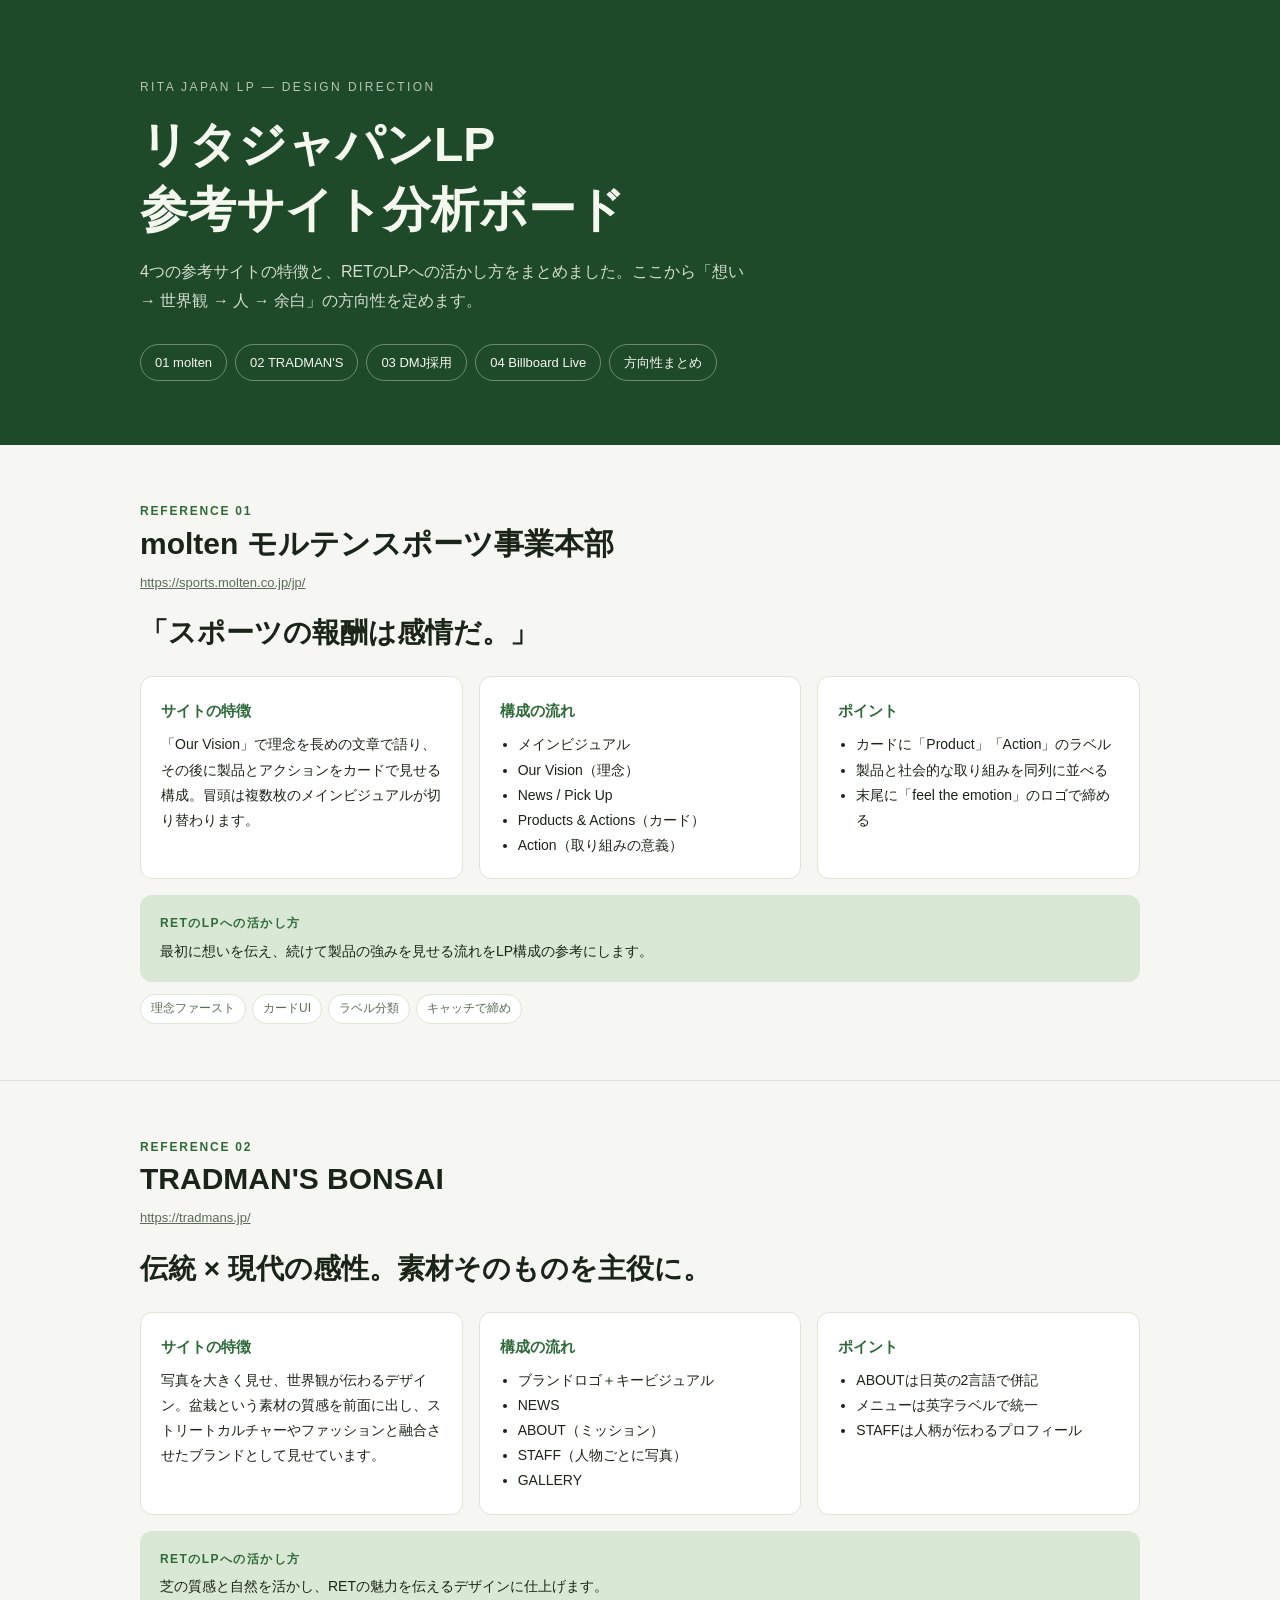
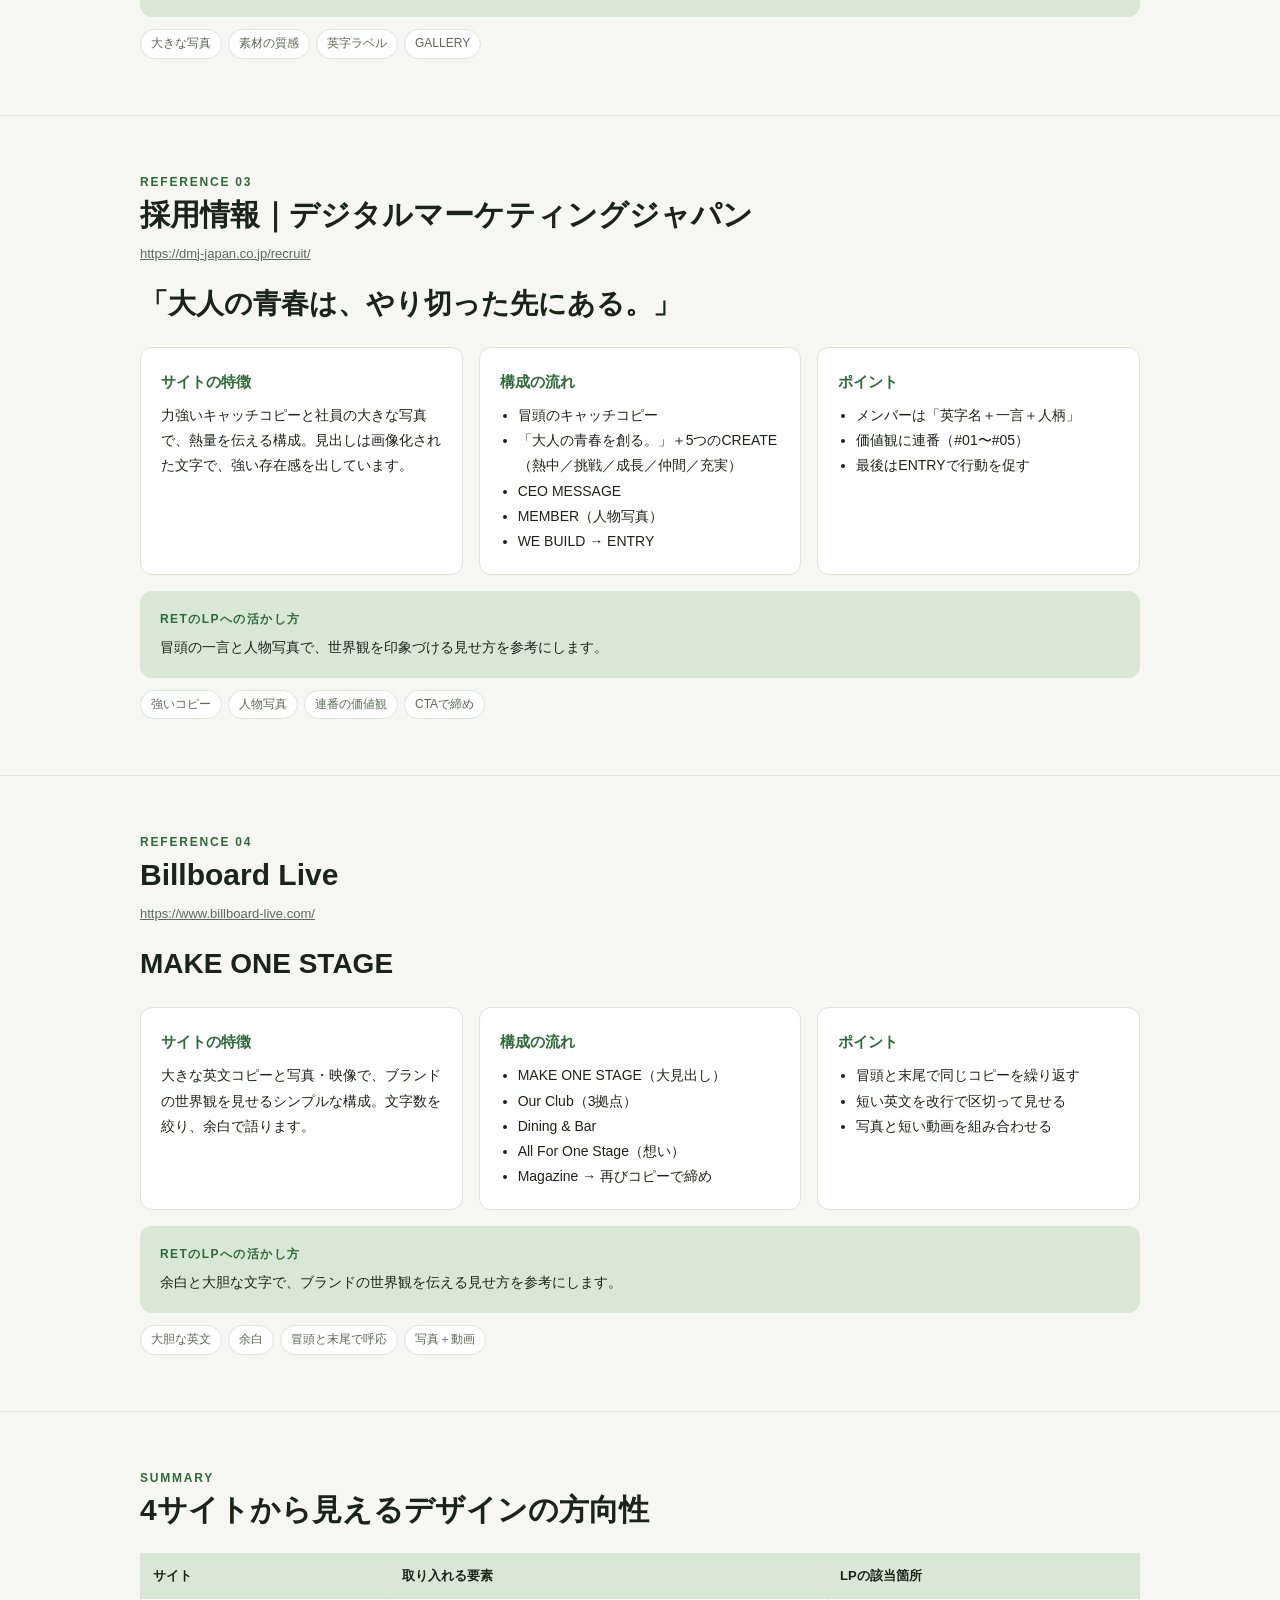
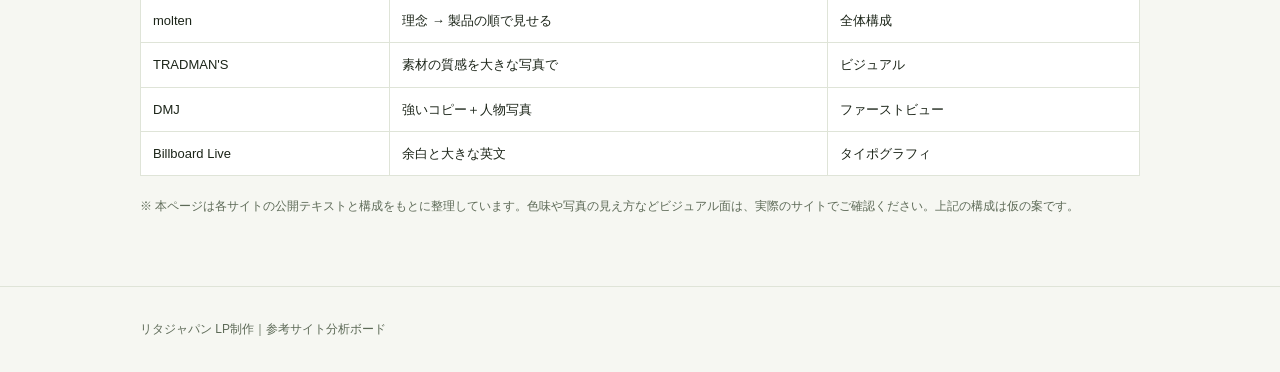
<file: design-direction/index.html>
<!doctype html>
<html lang="ja">
  <head>
    <meta charset="utf-8" />
    <meta
      name="viewport"
      content="width=device-width, initial-scale=1, viewport-fit=cover"
    />
    <title>リタジャパン LP｜参考サイト分析</title>
    <style>
      :root {
        --bg: #f6f7f2;
        --sf: #fff;
        --tx: #1b2418;
        --mu: #5d6a57;
        --ac: #2f6b3a;
        --ac2: #d9e8d4;
        --bd: #dfe4d8;
        --hero: #1f4a29;
        --hero-tx: #f4f8ef;
        box-sizing: border-box;
        padding-top: env(safe-area-inset-top, 0px);
        padding-bottom: env(safe-area-inset-bottom, 0px);
      }
      @media (prefers-color-scheme: dark) {
        :root:not([data-theme="light"]) {
          --bg: #121712;
          --sf: #1b221a;
          --tx: #e9efe4;
          --mu: #9aa894;
          --ac: #8fcf9a;
          --ac2: #243525;
          --bd: #2c372b;
          --hero: #0e1f12;
          --hero-tx: #eef5ea;
        }
      }
      :root[data-theme="dark"] {
        --bg: #121712;
        --sf: #1b221a;
        --tx: #e9efe4;
        --mu: #9aa894;
        --ac: #8fcf9a;
        --ac2: #243525;
        --bd: #2c372b;
        --hero: #0e1f12;
        --hero-tx: #eef5ea;
      }
      html {
        scroll-padding-top: env(safe-area-inset-top, 0px);
      }
      * {
        box-sizing: border-box;
      }
      body {
        margin: 0;
        background: var(--bg);
        color: var(--tx);
        font-family: "Hiragino Sans", "Noto Sans JP", "Yu Gothic", sans-serif;
        line-height: 1.8;
      }
      .w {
        max-width: 1040px;
        margin: 0 auto;
        padding: 0 20px;
      }
      header {
        background: var(--hero);
        color: var(--hero-tx);
        padding: 72px 0 64px;
      }
      header small {
        letter-spacing: 0.2em;
        opacity: 0.7;
        font-size: 12px;
      }
      header h1 {
        font-size: clamp(28px, 5vw, 48px);
        line-height: 1.35;
        margin: 12px 0 16px;
      }
      header p {
        max-width: 620px;
        opacity: 0.85;
        margin: 0;
      }
      nav {
        display: flex;
        gap: 8px;
        flex-wrap: wrap;
        margin-top: 28px;
      }
      nav a {
        color: var(--hero-tx);
        border: 1px solid rgba(255, 255, 255, 0.35);
        padding: 6px 14px;
        border-radius: 99px;
        font-size: 13px;
        text-decoration: none;
      }
      section {
        padding: 56px 0;
        border-bottom: 1px solid var(--bd);
      }
      h2 {
        font-size: clamp(22px, 3.4vw, 30px);
        margin: 0 0 6px;
        line-height: 1.4;
      }
      .no {
        color: var(--ac);
        font-weight: 700;
        letter-spacing: 0.15em;
        font-size: 12px;
      }
      .url {
        font-size: 13px;
        color: var(--mu);
        word-break: break-all;
      }
      .url a {
        color: var(--mu);
      }
      .big {
        font-size: clamp(20px, 3.2vw, 28px);
        font-weight: 700;
        margin: 18px 0 4px;
        line-height: 1.5;
      }
      .g {
        display: grid;
        gap: 16px;
        grid-template-columns: repeat(auto-fit, minmax(260px, 1fr));
        margin-top: 22px;
      }
      .c {
        background: var(--sf);
        border: 1px solid var(--bd);
        border-radius: 12px;
        padding: 20px;
      }
      .c h3 {
        margin: 0 0 8px;
        font-size: 15px;
        color: var(--ac);
      }
      .c p,
      .c ul {
        margin: 0;
        font-size: 14px;
      }
      .c ul {
        padding-left: 18px;
      }
      .use {
        background: var(--ac2);
        border-radius: 12px;
        padding: 18px 20px;
        margin-top: 16px;
        font-size: 14px;
      }
      .use b {
        display: block;
        font-size: 12px;
        letter-spacing: 0.12em;
        color: var(--ac);
        margin-bottom: 4px;
      }
      .tags {
        display: flex;
        gap: 6px;
        flex-wrap: wrap;
        margin-top: 12px;
      }
      .tags span {
        font-size: 12px;
        border: 1px solid var(--bd);
        background: var(--sf);
        padding: 3px 10px;
        border-radius: 99px;
        color: var(--mu);
      }
      .flow {
        display: grid;
        gap: 10px;
        margin-top: 22px;
      }
      .step {
        display: grid;
        grid-template-columns: 48px 1fr;
        gap: 14px;
        background: var(--sf);
        border: 1px solid var(--bd);
        border-radius: 12px;
        padding: 16px 18px;
        align-items: start;
      }
      .step i {
        font-style: normal;
        font-weight: 800;
        font-size: 22px;
        color: var(--ac);
      }
      .step b {
        display: block;
      }
      .step span {
        font-size: 13px;
        color: var(--mu);
      }
      .step em {
        font-style: normal;
        font-size: 11px;
        color: var(--ac);
        border: 1px solid var(--ac);
        border-radius: 99px;
        padding: 0 8px;
        margin-left: 6px;
        white-space: nowrap;
      }
      .tbl {
        overflow-x: auto;
        margin-top: 22px;
      }
      table {
        border-collapse: collapse;
        width: 100%;
        min-width: 640px;
        font-size: 13px;
        background: var(--sf);
      }
      th,
      td {
        border: 1px solid var(--bd);
        padding: 10px 12px;
        text-align: left;
        vertical-align: top;
      }
      th {
        background: var(--ac2);
      }
      .note {
        font-size: 12px;
        color: var(--mu);
        margin-top: 20px;
      }
      footer {
        padding: 32px 0;
        font-size: 12px;
        color: var(--mu);
      }
    </style>
  </head>
  <body>
    <header>
      <div class="w">
        <small>RITA JAPAN LP — DESIGN DIRECTION</small>
        <h1>リタジャパンLP<br />参考サイト分析ボード</h1>
        <p>
          4つの参考サイトの特徴と、RETのLPへの活かし方をまとめました。ここから「想い
          → 世界観 → 人 → 余白」の方向性を定めます。
        </p>
        <nav>
          <a href="#s1">01 molten</a><a href="#s2">02 TRADMAN'S</a
          ><a href="#s3">03 DMJ採用</a><a href="#s4">04 Billboard Live</a
          ><a href="#s5">方向性まとめ</a>
        </nav>
      </div>
    </header>

    <section id="s1">
      <div class="w">
        <div class="no">REFERENCE 01</div>
        <h2>molten モルテンスポーツ事業本部</h2>
        <div class="url">
          <a href="https://sports.molten.co.jp/jp/"
            >https://sports.molten.co.jp/jp/</a
          >
        </div>
        <div class="big">「スポーツの報酬は感情だ。」</div>
        <div class="g">
          <div class="c">
            <h3>サイトの特徴</h3>
            <p>
              「Our
              Vision」で理念を長めの文章で語り、その後に製品とアクションをカードで見せる構成。冒頭は複数枚のメインビジュアルが切り替わります。
            </p>
          </div>
          <div class="c">
            <h3>構成の流れ</h3>
            <ul>
              <li>メインビジュアル</li>
              <li>Our Vision（理念）</li>
              <li>News / Pick Up</li>
              <li>Products &amp; Actions（カード）</li>
              <li>Action（取り組みの意義）</li>
            </ul>
          </div>
          <div class="c">
            <h3>ポイント</h3>
            <ul>
              <li>カードに「Product」「Action」のラベル</li>
              <li>製品と社会的な取り組みを同列に並べる</li>
              <li>末尾に「feel the emotion」のロゴで締める</li>
            </ul>
          </div>
        </div>
        <div class="use">
          <b>RETのLPへの活かし方</b
          >最初に想いを伝え、続けて製品の強みを見せる流れをLP構成の参考にします。
        </div>
        <div class="tags">
          <span>理念ファースト</span><span>カードUI</span><span>ラベル分類</span
          ><span>キャッチで締め</span>
        </div>
      </div>
    </section>

    <section id="s2">
      <div class="w">
        <div class="no">REFERENCE 02</div>
        <h2>TRADMAN'S BONSAI</h2>
        <div class="url">
          <a href="https://tradmans.jp/">https://tradmans.jp/</a>
        </div>
        <div class="big">伝統 × 現代の感性。素材そのものを主役に。</div>
        <div class="g">
          <div class="c">
            <h3>サイトの特徴</h3>
            <p>
              写真を大きく見せ、世界観が伝わるデザイン。盆栽という素材の質感を前面に出し、ストリートカルチャーやファッションと融合させたブランドとして見せています。
            </p>
          </div>
          <div class="c">
            <h3>構成の流れ</h3>
            <ul>
              <li>ブランドロゴ＋キービジュアル</li>
              <li>NEWS</li>
              <li>ABOUT（ミッション）</li>
              <li>STAFF（人物ごとに写真）</li>
              <li>GALLERY</li>
            </ul>
          </div>
          <div class="c">
            <h3>ポイント</h3>
            <ul>
              <li>ABOUTは日英の2言語で併記</li>
              <li>メニューは英字ラベルで統一</li>
              <li>STAFFは人柄が伝わるプロフィール</li>
            </ul>
          </div>
        </div>
        <div class="use">
          <b>RETのLPへの活かし方</b
          >芝の質感と自然を活かし、RETの魅力を伝えるデザインに仕上げます。
        </div>
        <div class="tags">
          <span>大きな写真</span><span>素材の質感</span><span>英字ラベル</span
          ><span>GALLERY</span>
        </div>
      </div>
    </section>

    <section id="s3">
      <div class="w">
        <div class="no">REFERENCE 03</div>
        <h2>採用情報｜デジタルマーケティングジャパン</h2>
        <div class="url">
          <a href="https://dmj-japan.co.jp/recruit/"
            >https://dmj-japan.co.jp/recruit/</a
          >
        </div>
        <div class="big">「大人の青春は、やり切った先にある。」</div>
        <div class="g">
          <div class="c">
            <h3>サイトの特徴</h3>
            <p>
              力強いキャッチコピーと社員の大きな写真で、熱量を伝える構成。見出しは画像化された文字で、強い存在感を出しています。
            </p>
          </div>
          <div class="c">
            <h3>構成の流れ</h3>
            <ul>
              <li>冒頭のキャッチコピー</li>
              <li>
                「大人の青春を創る。」＋5つのCREATE（熱中／挑戦／成長／仲間／充実）
              </li>
              <li>CEO MESSAGE</li>
              <li>MEMBER（人物写真）</li>
              <li>WE BUILD → ENTRY</li>
            </ul>
          </div>
          <div class="c">
            <h3>ポイント</h3>
            <ul>
              <li>メンバーは「英字名＋一言＋人柄」</li>
              <li>価値観に連番（#01〜#05）</li>
              <li>最後はENTRYで行動を促す</li>
            </ul>
          </div>
        </div>
        <div class="use">
          <b>RETのLPへの活かし方</b
          >冒頭の一言と人物写真で、世界観を印象づける見せ方を参考にします。
        </div>
        <div class="tags">
          <span>強いコピー</span><span>人物写真</span><span>連番の価値観</span
          ><span>CTAで締め</span>
        </div>
      </div>
    </section>

    <section id="s4">
      <div class="w">
        <div class="no">REFERENCE 04</div>
        <h2>Billboard Live</h2>
        <div class="url">
          <a href="https://www.billboard-live.com/"
            >https://www.billboard-live.com/</a
          >
        </div>
        <div class="big">MAKE ONE STAGE</div>
        <div class="g">
          <div class="c">
            <h3>サイトの特徴</h3>
            <p>
              大きな英文コピーと写真・映像で、ブランドの世界観を見せるシンプルな構成。文字数を絞り、余白で語ります。
            </p>
          </div>
          <div class="c">
            <h3>構成の流れ</h3>
            <ul>
              <li>MAKE ONE STAGE（大見出し）</li>
              <li>Our Club（3拠点）</li>
              <li>Dining &amp; Bar</li>
              <li>All For One Stage（想い）</li>
              <li>Magazine → 再びコピーで締め</li>
            </ul>
          </div>
          <div class="c">
            <h3>ポイント</h3>
            <ul>
              <li>冒頭と末尾で同じコピーを繰り返す</li>
              <li>短い英文を改行で区切って見せる</li>
              <li>写真と短い動画を組み合わせる</li>
            </ul>
          </div>
        </div>
        <div class="use">
          <b>RETのLPへの活かし方</b
          >余白と大胆な文字で、ブランドの世界観を伝える見せ方を参考にします。
        </div>
        <div class="tags">
          <span>大胆な英文</span><span>余白</span><span>冒頭と末尾で呼応</span
          ><span>写真＋動画</span>
        </div>
      </div>
    </section>

    <section id="s5">
      <div class="w">
        <div class="no">SUMMARY</div>
        <h2>4サイトから見えるデザインの方向性</h2>
        <div class="tbl">
          <table>
            <tr>
              <th>サイト</th>
              <th>取り入れる要素</th>
              <th>LPの該当箇所</th>
            </tr>
            <tr>
              <td>molten</td>
              <td>理念 → 製品の順で見せる</td>
              <td>全体構成</td>
            </tr>
            <tr>
              <td>TRADMAN'S</td>
              <td>素材の質感を大きな写真で</td>
              <td>ビジュアル</td>
            </tr>
            <tr>
              <td>DMJ</td>
              <td>強いコピー＋人物写真</td>
              <td>ファーストビュー</td>
            </tr>
            <tr>
              <td>Billboard Live</td>
              <td>余白と大きな英文</td>
              <td>タイポグラフィ</td>
            </tr>
          </table>
        </div>
        <p class="note">
          ※
          本ページは各サイトの公開テキストと構成をもとに整理しています。色味や写真の見え方などビジュアル面は、実際のサイトでご確認ください。上記の構成は仮の案です。
        </p>
      </div>
    </section>
    <footer>
      <div class="w">リタジャパン LP制作｜参考サイト分析ボード</div>
    </footer>
  </body>
</html>
</file>
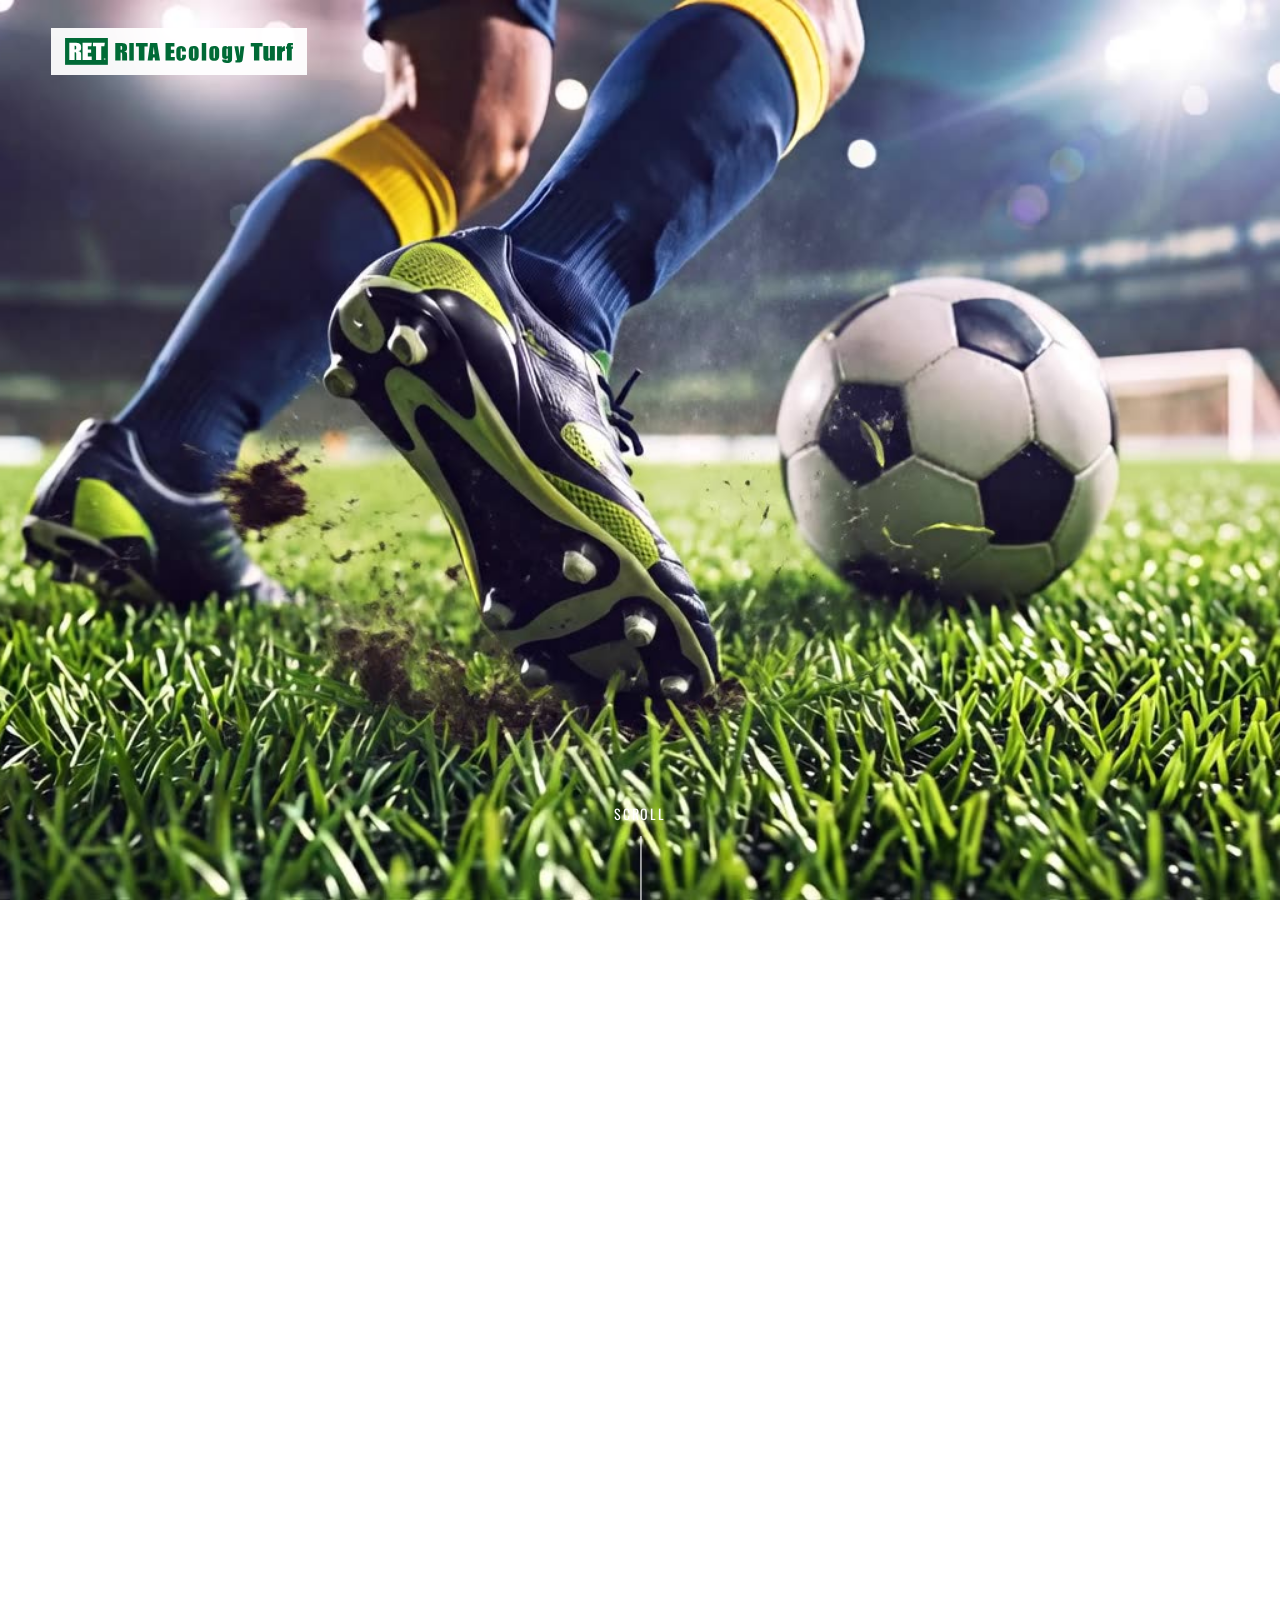
<file: fv-test/index.html>
<!doctype html>
<html lang="ja">
  <head>
    <meta charset="UTF-8" />
    <meta name="viewport" content="width=device-width, initial-scale=1" />
    <title>RITA Ecology Turf | 激しさに、負けない。</title>
    <meta
      name="description"
      content="深く、やさしく、強い。選手の足を支える人工芝。RITA Ecology Turf"
    />
    <link rel="preconnect" href="https://fonts.googleapis.com" />
    <link rel="preconnect" href="https://fonts.gstatic.com" crossorigin />
    <link
      href="https://fonts.googleapis.com/css2?family=Noto+Sans+JP:wght@700;900&family=Oswald:wght@500&display=swap"
      rel="stylesheet"
    />
    <link rel="stylesheet" href="css/style.css" />
  </head>
  <body>
    <section class="fv" id="fv">
      <!-- 背景動画 -->
      <video
        class="fv__video"
        autoplay
        muted
        loop
        playsinline
        preload="auto"
        poster="images/movie-poster.jpg"
      >
        <source src="movie/movie.mp4?26110901" type="video/mp4" />
      </video>
      <div class="fv__shade" aria-hidden="true"></div>

      <!-- ロゴ -->
      <header class="fv__header">
        <a href="/" class="fv__logo"
          ><img
            src="images/logo.svg"
            alt="RITA Ecology Turf"
            width="334"
            height="39"
        /></a>
      </header>

      <!-- キャッチコピー -->
      <div class="fv__copy">
        <h1 class="fv__title" aria-label="激しさに、負けない。">
          <span class="fv__line" aria-hidden="true" data-split>激しさに、</span>
          <span class="fv__line" aria-hidden="true" data-split>負けない。</span>
        </h1>
        <p class="fv__lead"><span>速さで、ゲームを支配する</span></p>
      </div>

      <!-- 斜めバンド -->
      <div class="fv__bands" aria-hidden="true">
        <p class="fv__band fv__band--1"><span>深く、やさしく、強い。</span></p>
        <p class="fv__band fv__band--2">
          <span>選手の足を支える人工芝。</span>
        </p>
      </div>

      <!-- スクロール誘導 -->
      <a href="#next" class="fv__scroll"><span>SCROLL</span></a>
    </section>

    <section id="next" class="next"></section>

    <script src="js/main.js"></script>
  </body>
</html>
</file>
<file: fv-test/css/style.css>
:root {
  --green: #006a36;
  --yellow: #ffe100;
  --ink: #161616;
  --ease-out: cubic-bezier(.16, 1, .3, 1);
  --ease-slam: cubic-bezier(.2, 1.4, .4, 1);
}

*, *::before, *::after { box-sizing: border-box; }
html { scroll-behavior: smooth; }
body {
  margin: 0;
  font-family: "Noto Sans JP", "Hiragino Sans", "Yu Gothic", sans-serif;
  background: #000;
  color: #fff;
  -webkit-font-smoothing: antialiased;
}
img { display: block; max-width: 100%; height: auto; }
a { color: inherit; text-decoration: none; }

/* ============ FV ============ */
.fv {
  position: relative;
  width: 100%;
  height: 100vh;
  height: 100svh;
  min-height: 560px;
  overflow: hidden;
  background: #0b1a10;
}
.fv__video {
  position: absolute; inset: 0;
  width: 100%; height: 100%;
  object-fit: cover;
}
/* コピーの可読性確保 + 登場時に画面が引き締まる */
.fv__shade {
  position: absolute; inset: 0;
  background:
    linear-gradient(90deg, rgba(0,0,0,.62) 0%, rgba(0,0,0,.25) 50%, rgba(0,0,0,0) 80%),
    linear-gradient(0deg, rgba(0,0,0,.35) 0%, rgba(0,0,0,0) 40%);
  opacity: 0;
  transition: opacity 1.2s ease;
}
.is-active .fv__shade { opacity: 1; }

/* ロゴ(単色グリーンのため白タブに載せて視認性確保) */
.fv__header {
  position: absolute; top: 0; left: 0; z-index: 5;
  padding: clamp(14px, 2.2vw, 32px) clamp(16px, 4vw, 60px);
}
.fv__logo {
  display: block;
  width: clamp(170px, 20vw, 300px);
  padding: 10px 14px;
  background: rgba(255,255,255,.94);
  opacity: 0;
  transform: translateY(-12px);
  animation: fadeDown .9s var(--ease-out) .4s forwards;
}
@keyframes fadeDown { to { opacity: 1; transform: none; } }

/* ============ キャッチコピー ============ */
.fv__copy {
  position: absolute; z-index: 3;
  left: clamp(20px, 4.4vw, 70px);
  bottom: clamp(110px, 17vh, 190px);
}
.fv__title {
  margin: 0;
  font-weight: 900;
  font-size: clamp(54px, 10.2vw, 168px);
  line-height: 1.08;
  letter-spacing: -.02em;
  text-shadow: 0 6px 40px rgba(0,0,0,.45);
}
.fv__line { display: block; white-space: nowrap; }

/* 1文字ずつ叩きつけるように登場 */
.fv__char {
  display: inline-block;
  opacity: 0;
  transform: translateY(.35em) scale(1.5) skewX(-10deg);
  filter: blur(14px);
}
.is-active .fv__char {
  animation: charSlam .75s var(--ease-slam) forwards;
  animation-delay: calc(var(--i) * .075s);
}
@keyframes charSlam {
  60%  { filter: blur(0); }
  100% { opacity: 1; transform: none; filter: blur(0); }
}

/* 黒帯サブコピー */
.fv__lead {
  display: inline-block;
  margin: clamp(6px, 1vw, 16px) 0 0;
  background: var(--ink);
  clip-path: inset(0 100% 0 0);
}
.fv__lead span {
  display: block;
  padding: .45em .9em .5em;
  font-weight: 900;
  font-size: clamp(20px, 3.1vw, 50px);
  letter-spacing: .08em;
  opacity: 0;
  transform: translateX(-24px);
}
.is-active .fv__lead { animation: wipe .8s var(--ease-out) 1.1s forwards; }
.is-active .fv__lead span { animation: textIn .8s var(--ease-out) 1.3s forwards; }
@keyframes wipe { to { clip-path: inset(0 0 0 0); } }
@keyframes textIn { to { opacity: 1; transform: none; } }

/* ============ 斜めバンド ============ */
.fv__bands {
  --w: min(46vw, 780px);           /* バンド幅 */
  --base: clamp(110px, 17vh, 190px); /* 左端の下からの高さ */
  position: absolute; z-index: 4;
  right: -3vw;                     /* 右端に固定(ブラウザ幅を変えても右基準) */
  bottom: calc(var(--base) + var(--w) * .342); /* 20°傾けた分だけ持ち上げ、左端が沈まないように */
  width: var(--w);
  transform: rotate(-20deg);
  transform-origin: right bottom;
  pointer-events: none;
}
.fv__band {
  margin: 0 0 6px auto;
  background: var(--yellow);
  color: var(--green);
  font-weight: 900;
  font-size: clamp(16px, 2.45vw, 40px);
  letter-spacing: .06em;
  white-space: nowrap;
  transform: translateX(110%);
  box-shadow: 0 10px 30px rgba(0,0,0,.25);
}
.fv__band span { display: block; padding: .5em 1.4em .55em 1.2em; }
.fv__band--1 { width: 88%; }
.fv__band--2 { width: 100%; }
.is-active .fv__band { animation: bandIn .9s var(--ease-out) forwards; }
.is-active .fv__band--1 { animation-delay: 1.7s; }
.is-active .fv__band--2 { animation-delay: 1.9s; }
@keyframes bandIn { to { transform: translateX(0); } }

/* ============ SCROLL ============ */
.fv__scroll {
  position: absolute; z-index: 5;
  left: 50%; bottom: 0;
  transform: translateX(-50%);
  padding-bottom: 76px;
  font-family: "Oswald", sans-serif;
  font-size: 14px;
  letter-spacing: .12em;
  opacity: 0;
  animation: fadeIn 1s ease 3s forwards;
}
@keyframes fadeIn { to { opacity: 1; } }
.fv__scroll::after {
  content: "";
  position: absolute; left: 50%; bottom: 0;
  width: 1px; height: 64px;
  background: rgba(255,255,255,.3);
}
.fv__scroll::before {
  content: "";
  position: absolute; left: 50%; bottom: 0; z-index: 1;
  width: 1px; height: 64px;
  background: #fff;
  animation: scrollLine 1.8s ease-in-out infinite;
}
@keyframes scrollLine {
  0%   { transform: scaleY(0); transform-origin: top; }
  50%  { transform: scaleY(1); transform-origin: top; }
  51%  { transform: scaleY(1); transform-origin: bottom; }
  100% { transform: scaleY(0); transform-origin: bottom; }
}

.next { min-height: 100vh; background: #fff; }

/* ============ SP ============ */
@media (max-width: 767px) {
  .fv__copy { bottom: 27vh; }
  .fv__title { font-size: clamp(52px, 17vw, 96px); }
  .fv__bands {
    --w: 100vw;
    left: 8vw; right: auto; width: var(--w);
    bottom: clamp(60px, 9vh, 90px);
    transform: rotate(-10deg);
    transform-origin: left bottom;
  }
  .fv__band { font-size: clamp(14px, 4vw, 22px); }
  .fv__scroll { display: none; }
}

/* 動きを減らす設定 */
@media (prefers-reduced-motion: reduce) {
  .fv__char, .fv__lead, .fv__lead span, .fv__band, .fv__shade, .fv__logo, .fv__scroll {
    animation: none !important;
    transition: none !important;
    opacity: 1; transform: none; filter: none; clip-path: none;
  }
  .fv__scroll { transform: translateX(-50%); }
}
</file>
